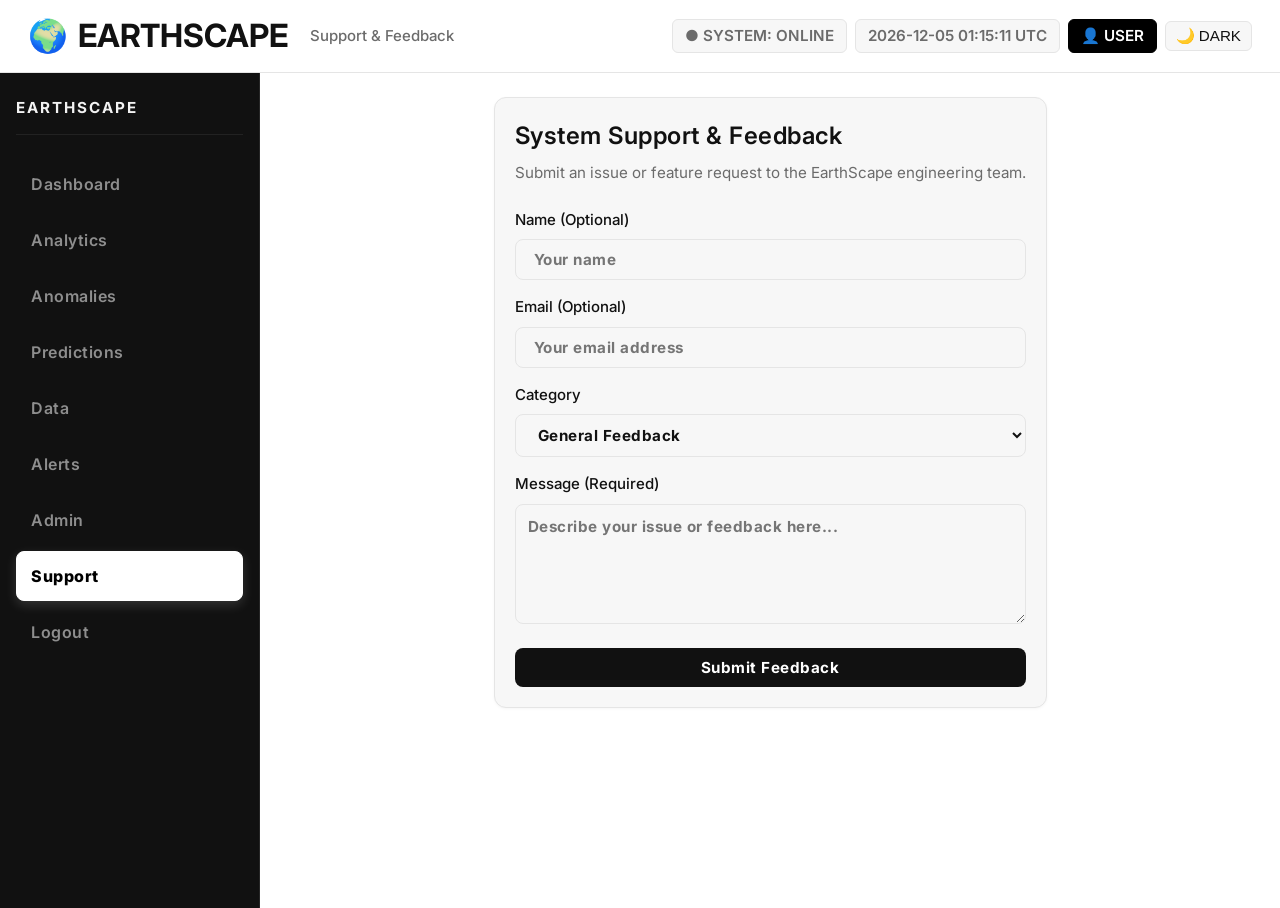
<file: templates/support.html>
<!DOCTYPE html>
<html lang="en">
<head>
    <meta charset="UTF-8">
    <meta name="viewport" content="width=device-width, initial-scale=1.0">
    <title>EARTHSCAPE // SUPPORT</title>
    <link rel="preconnect" href="https://fonts.googleapis.com">
    <link rel="preconnect" href="https://fonts.gstatic.com" crossorigin>
    <link href="https://fonts.googleapis.com/css2?family=Inter:wght@400;500;600;700;800&display=swap" rel="stylesheet">
    <link rel="stylesheet" href="/static/css/theme.css">
    <script src="/static/js/animations.js" defer></script>
</head>
<body>
    <header class="hud-header">
        <button class="mobile-menu-toggle" onclick="window.EarthScape.toggleMenu()" aria-label="Toggle Menu">☰</button>
        <div class="hud-title">
            <span>🌍</span> EARTHSCAPE <span style="font-size:15px; color:var(--text-secondary); font-weight:500; margin-left:12px; letter-spacing:0px;">Support & Feedback</span>
        </div>
        <div class="hud-chips-container">
            <div class="hud-chip">● SYSTEM: ONLINE</div>
            <div class="hud-chip" id="live-utc-clock">UTC</div>
            <div class="hud-chip chip-dark">👤 USER</div>
            <button class="theme-toggle-btn" id="theme-toggle-btn" onclick="window.toggleTheme()">🌙 DARK</button>
        </div>
    </header>

    <div class="nav-overlay" id="nav-overlay" onclick="window.EarthScape.closeMenu()"></div>
    <div class="app-layout">
        <aside class="nav-rail">
            <div class="rail-header"><span class="rail-label">EARTHSCAPE</span></div>
            <nav class="rail-menu">
                <a href="/" class="nav-item">Dashboard</a>
                <a href="/analytics" class="nav-item">Analytics</a>
                <a href="/anomalies" class="nav-item">Anomalies</a>
                <a href="/predictions" class="nav-item">Predictions</a>
                <a href="/data" class="nav-item">Data</a>
                <a href="/alerts" class="nav-item">Alerts</a>
                <a href="/admin" class="nav-item">Admin</a>
                <a href="/support" class="nav-item active">Support</a>
                <a href="/logout" class="nav-item">Logout</a>
            </nav>
        </aside>

        <main class="main-viewport">
            <div class="cyber-card" style="max-width: 600px; margin: 0 auto;">
                <h2 class="box-title">System Support & Feedback</h2>
                <p class="box-sub">Submit an issue or feature request to the EarthScape engineering team.</p>
                
                <form id="feedback-form" style="margin-top:24px; display:flex; flex-direction:column; gap:16px;">
                    <div id="feedback-success" style="display:none; padding:12px; background:var(--bg-card); border:1px solid #000; color:#111; font-weight:500; border-radius:4px;">
                        Feedback submitted successfully. Thank you!
                    </div>
                    <div id="feedback-error" style="display:none; padding:12px; background:var(--accent-critical-bg); border:1px solid var(--accent-critical-border); color:var(--accent-critical); font-weight:500; border-radius:4px;">
                        Failed to submit feedback.
                    </div>

                    <div style="display:flex; flex-direction:column; gap:8px;">
                        <label for="name" style="font-size:15px; font-weight:500;">Name (Optional)</label>
                        <input type="text" id="name" name="name" class="btn btn-outline" style="text-align:left; cursor:text;" placeholder="Your name">
                    </div>
                    <div style="display:flex; flex-direction:column; gap:8px;">
                        <label for="email" style="font-size:15px; font-weight:500;">Email (Optional)</label>
                        <input type="email" id="email" name="email" class="btn btn-outline" style="text-align:left; cursor:text;" placeholder="Your email address">
                    </div>
                    <div style="display:flex; flex-direction:column; gap:8px;">
                        <label for="category" style="font-size:15px; font-weight:500;">Category</label>
                        <select id="category" name="category" class="btn btn-outline" style="text-align:left;">
                            <option value="General">General Feedback</option>
                            <option value="Bug">Bug Report</option>
                            <option value="Feature">Feature Request</option>
                            <option value="Data">Data Issue</option>
                        </select>
                    </div>
                    <div style="display:flex; flex-direction:column; gap:8px;">
                        <label for="message" style="font-size:15px; font-weight:500;">Message (Required)</label>
                        <textarea id="message" name="message" class="btn btn-outline" style="text-align:left; cursor:text; height:120px; resize:vertical; padding:12px;" required placeholder="Describe your issue or feedback here..."></textarea>
                    </div>
                    
                    <button type="submit" id="submit-btn" class="btn" style="background:#111; color:#fff; border:none; margin-top:8px;">
                        Submit Feedback
                    </button>
                </form>
            </div>
        </main>
    </div>

    <script>
        function updateClock() {
            const el = document.getElementById('live-utc-clock');
            if (el) el.innerText = new Date().toISOString().replace('T', ' ').slice(0, 19) + ' UTC';
        }
        setInterval(updateClock, 1000);
        updateClock();

        document.getElementById('feedback-form').addEventListener('submit', async (e) => {
            e.preventDefault();
            
            const btn = document.getElementById('submit-btn');
            const successEl = document.getElementById('feedback-success');
            const errorEl = document.getElementById('feedback-error');
            
            btn.textContent = 'Submitting...';
            btn.disabled = true;
            successEl.style.display = 'none';
            errorEl.style.display = 'none';

            const payload = {
                name: document.getElementById('name').value,
                email: document.getElementById('email').value,
                category: document.getElementById('category').value,
                message: document.getElementById('message').value
            };

            try {
                const res = await fetch('/api/feedback', {
                    method: 'POST',
                    headers: { 'Content-Type': 'application/json' },
                    body: JSON.stringify(payload)
                });
                const d = await res.json();
                
                if (d.success) {
                    successEl.style.display = 'block';
                    document.getElementById('feedback-form').reset();
                } else {
                    errorEl.textContent = d.error || 'Failed to submit feedback.';
                    errorEl.style.display = 'block';
                }
            } catch (err) {
                console.error(err);
                errorEl.textContent = 'Network error. Please try again.';
                errorEl.style.display = 'block';
            } finally {
                btn.textContent = 'Submit Feedback';
                btn.disabled = false;
            }
        });
    </script>
</body>
</html>
</file>
<file: static/css/theme.css>
/* =========================================================
   EARTHSCAPE CLIMATE AGENCY — MONOCHROME THEME (B&W)
   Professional, Minimalist, Corporate Data Science Design System
   ========================================================= */

:root {
    /* Light Theme (Default) */
    --bg-main: #FFFFFF;
    --bg-surface: #F7F7F7;
    --bg-surface-elevated: #FFFFFF;
    --bg-sidebar: #111111;
    --bg-sidebar-hover: #1E1E1E;
    
    --border-color: #E5E5E5;
    --border-subtle: #EEEEEE;
    --border-sidebar: #262626;
    
    --text-primary: #111111;
    --text-secondary: #6B6B6B;
    --text-muted: #9E9E9E;
    --text-sidebar: #F2F2F2;
    --text-sidebar-muted: #8E8E8E;
    
    --accent-black: #000000;
    --accent-subtle: #2B2B2B;
    --accent-light: #F0F0F0;
    
    /* Rare Alert Exceptions */
    --accent-critical: #EF4444;
    --accent-critical-bg: #FEF2F2;
    --accent-critical-border: #FCA5A5;
    --accent-warning: #F59E0B;
    --accent-warning-bg: #FFFBEB;
    --accent-warning-border: #FCD34D;
    --accent-success: #10B981;
    --accent-success-bg: #ECFDF5;
    --accent-success-border: #6EE7B7;
    
    --shadow-sm: 0 1px 3px rgba(0, 0, 0, 0.04);
    --shadow-md: 0 2px 12px rgba(0, 0, 0, 0.06);
    --shadow-lg: 0 8px 24px rgba(0, 0, 0, 0.08);
    
    --radius-sm: 6px;
    --radius-md: 8px;
    --radius-lg: 12px;
    
    --font-sans: 'Inter', system-ui, -apple-system, sans-serif;
    --font-mono: 'Inter', system-ui, -apple-system, sans-serif;
    --font-heading: 'Inter', system-ui, -apple-system, sans-serif;
}

[data-theme="dark"] {
    --bg-main: #0A0A0A;
    --bg-surface: #141414;
    --bg-surface-elevated: #1A1A1A;
    --bg-sidebar: #050505;
    --bg-sidebar-hover: #171717;
    
    --border-color: #2A2A2A;
    --border-subtle: #1C1C1C;
    --border-sidebar: #2A2A2A;
    
    --text-primary: #F2F2F2;
    --text-secondary: #999999;
    --text-muted: #666666;
    --text-sidebar: #F2F2F2;
    --text-sidebar-muted: #999999;
    
    --accent-black: #FFFFFF;
    --accent-subtle: #D4D4D4;
    --accent-light: #222222;
    
    --accent-critical-bg: #2B1111;
    --accent-critical-border: #7F1D1D;
    
    --shadow-sm: 0 1px 3px rgba(0, 0, 0, 0.3);
    --shadow-md: 0 2px 12px rgba(0, 0, 0, 0.4);
    --shadow-lg: 0 8px 24px rgba(0, 0, 0, 0.6);
}

/* Reset & Base */
*, *::before, *::after {
    box-sizing: border-box;
    margin: 0;
    padding: 0;
}

body {
    font-family: var(--font-sans);
    background-color: var(--bg-main);
    color: var(--text-primary);
    min-height: 100vh;
    overflow-x: hidden;
    line-height: 1.5;
    transition: background-color 0.3s ease, color 0.3s ease;
}

/* Typography */
h1, h2, h3, h4, h5, h6 {
    font-family: var(--font-heading);
    font-weight: 700;
    letter-spacing: 0.5px;
    color: var(--text-primary);
}

.font-mono { font-family: var(--font-mono); }
.font-bold { font-weight: 700; }
.text-muted { color: var(--text-secondary); }
.text-dim { color: var(--text-muted); }

/* APP LAYOUT */
.app-layout {
    display: grid;
    grid-template-columns: 260px 1fr;
    min-height: calc(100vh - 65px);
}

/* TOP HUD HEADER (Clean B&W) */
.hud-header {
    display: flex;
    justify-content: space-between;
    align-items: center;
    background: var(--bg-main);
    border-bottom: 1px solid var(--border-color);
    padding: 12px 28px;
    position: sticky;
    top: 0;
    z-index: 100;
    backdrop-filter: blur(8px);
}

.hud-title {
    font-size: 36px;
    font-weight: 700;
    color: var(--text-primary);
    display: flex;
    align-items: center;
    gap: 10px;
}

.hud-chips-container {
    display: flex;
    gap: 8px;
    align-items: center;
    flex-wrap: wrap;
}

.hud-chip {
    font-family: var(--font-mono);
    font-size: 0.95rem;
    padding: 5px 12px;
    border-radius: var(--radius-sm);
    background: var(--bg-surface);
    border: 1px solid var(--border-color);
    color: var(--text-secondary);
    display: inline-flex;
    align-items: center;
    gap: 6px;
    font-weight: 600;
    transition: all 0.2s ease;
}

.hud-chip.chip-dark {
    background: var(--accent-black);
    color: var(--bg-main);
    border-color: var(--accent-black);
}

.hud-chip.chip-alert {
    background: var(--accent-critical-bg);
    border-color: var(--accent-critical-border);
    color: var(--accent-critical);
}

.theme-toggle-btn {
    background: var(--bg-surface);
    border: 1px solid var(--border-color);
    color: var(--text-primary);
    border-radius: var(--radius-sm);
    padding: 5px 10px;
    font-size: 0.95rem;
    cursor: pointer;
    transition: all 0.2s;
}
.theme-toggle-btn:hover {
    background: var(--border-color);
}

/* NAVIGATION RAIL (Deep Black Sidebar) */
.nav-rail {
    background: var(--bg-sidebar);
    border-right: 1px solid var(--border-sidebar);
    padding: 24px 16px;
    display: flex;
    flex-direction: column;
    position: sticky;
    top: 65px;
    height: calc(100vh - 65px);
    overflow-y: auto;
    z-index: 50;
}

.nav-rail::-webkit-scrollbar {
    width: 4px;
}
.nav-rail::-webkit-scrollbar-thumb {
    background: #333333;
    border-radius: 2px;
}

.rail-header {
    display: flex;
    justify-content: space-between;
    align-items: center;
    margin-bottom: 24px;
    padding-bottom: 14px;
    border-bottom: 1px solid #222222;
}

.rail-label {
    font-family: var(--font-mono);
    font-weight: 700;
    font-size: 0.95rem;
    letter-spacing: 2px;
    color: var(--text-sidebar);
    text-transform: uppercase;
}

.rail-menu {
    display: flex;
    flex-direction: column;
    gap: 6px;
}

.nav-item {
    display: flex;
    align-items: center;
    gap: 12px;
    padding: 12px 14px;
    border-radius: var(--radius-md);
    color: var(--text-sidebar-muted);
    text-decoration: none;
    font-weight: 600;
    font-size: 1rem;
    letter-spacing: 0.5px;
    transition: all 0.2s ease;
    border: 1px solid transparent;
}

.nav-item:hover {
    color: var(--text-sidebar);
    background: var(--bg-sidebar-hover);
    border-color: #333333;
    transform: translateX(4px);
}

.nav-item.active {
    background: #FFFFFF;
    color: #000000;
    font-weight: 800;
    border: 1px solid #FFFFFF;
    box-shadow: 0 4px 12px rgba(255, 255, 255, 0.15);
}

.rail-footer {
    margin-top: auto;
    padding-top: 20px;
    border-top: 1px solid #222222;
    display: flex;
    flex-direction: column;
    gap: 10px;
}

/* MAIN VIEWPORT */
.main-viewport {
    padding: 24px 32px;
    display: flex;
    flex-direction: column;
    gap: 24px;
    background: var(--bg-main);
}

/* CRITICAL ANOMALY BANNER (Clean Monochrome with Subtle Red Indicator) */
.anomaly-banner {
    background: var(--bg-surface);
    border: 1px solid var(--border-color);
    border-left: 4px solid var(--text-primary);
    border-radius: var(--radius-md);
    padding: 16px 24px;
    display: flex;
    justify-content: space-between;
    align-items: center;
    box-shadow: var(--shadow-sm);
    transition: all 0.25s ease;
}

.anomaly-banner.has-critical {
    border-left-color: var(--accent-critical);
    background: var(--accent-critical-bg);
    border-color: var(--accent-critical-border);
}

.anomaly-meta {
    display: flex;
    gap: 12px;
    align-items: center;
    margin-bottom: 6px;
}

.geo-hash {
    font-family: var(--font-mono);
    font-size: 0.95rem;
    color: var(--text-secondary);
}

.anomaly-title {
    font-size: 1.3rem;
    font-weight: 700;
    color: var(--text-primary);
}

.anomaly-desc {
    font-size: 0.95rem;
    color: var(--text-secondary);
    margin-top: 4px;
}

.anomaly-actions {
    display: flex;
    gap: 10px;
}

/* KPI CARDS GRID */
.kpi-grid {
    display: grid;
    grid-template-columns: repeat(4, 1fr);
    gap: 16px;
}

/* CARDS SYSTEM */
.cyber-card, .card {
    background: var(--bg-surface);
    border: 1px solid var(--border-color);
    border-radius: var(--radius-lg);
    padding: 20px;
    position: relative;
    box-shadow: var(--shadow-sm);
    transition: transform 0.25s cubic-bezier(0.16, 1, 0.3, 1), box-shadow 0.25s ease, border-color 0.25s ease;
}

.cyber-card:hover, .card:hover {
    transform: translateY(-2px);
    box-shadow: var(--shadow-md);
    border-color: #CCCCCC;
}

[data-theme="dark"] .cyber-card:hover, [data-theme="dark"] .card:hover {
    border-color: #404040;
}

.card-header-row {
    display: flex;
    justify-content: space-between;
    align-items: center;
    margin-bottom: 8px;
}

.card-label {
    font-family: var(--font-mono);
    font-size: 0.85rem;
    font-weight: 700;
    text-transform: uppercase;
    letter-spacing: 1.2px;
    color: var(--text-secondary);
}

.card-value {
    font-family: var(--font-sans);
    font-size: 36px;
    font-weight: 700;
    color: var(--text-primary);
    margin-top: 4px;
}

.card-subtext {
    font-size: 0.75rem;
    color: var(--text-secondary);
    margin-top: 6px;
    display: flex;
    align-items: center;
    gap: 6px;
}

.box-title {
    font-size: 24px;
    font-weight: 600;
    color: var(--text-primary);
    margin-bottom: 8px;
}

.box-sub {
    font-family: var(--font-mono);
    font-size: 0.95rem;
    color: var(--text-secondary);
    margin-bottom: 16px;
}

/* BUTTONS SYSTEM */
.btn {
    display: inline-flex;
    align-items: center;
    justify-content: center;
    gap: 8px;
    padding: 10px 18px;
    border-radius: var(--radius-md);
    font-family: var(--font-mono);
    font-size: 0.95rem;
    font-weight: 700;
    letter-spacing: 0.5px;
    cursor: pointer;
    border: 1px solid transparent;
    transition: all 0.2s cubic-bezier(0.16, 1, 0.3, 1);
    text-decoration: none;
}

.btn-primary {
    background: var(--accent-black);
    color: var(--bg-main);
    border-color: var(--accent-black);
}
.btn-primary:hover {
    background: var(--accent-subtle);
    transform: scale(1.03);
    box-shadow: var(--shadow-md);
}

.btn-outline {
    background: transparent;
    color: var(--text-primary);
    border-color: var(--border-color);
}
.btn-outline:hover {
    background: var(--bg-surface);
    border-color: var(--text-primary);
    transform: scale(1.03);
}

.btn-critical {
    background: var(--text-primary);
    color: var(--bg-main);
    border-color: var(--text-primary);
}
.btn-critical:hover {
    background: var(--accent-critical);
    border-color: var(--accent-critical);
    color: #FFFFFF;
    transform: scale(1.03);
}

.btn:active {
    transform: scale(0.97) !important;
}

/* BADGES */
.badge {
    display: inline-block;
    padding: 3px 8px;
    border-radius: var(--radius-sm);
    font-family: var(--font-mono);
    font-size: 0.75rem;
    font-weight: 700;
    text-transform: uppercase;
    letter-spacing: 0.8px;
}

.badge-dark {
    background: var(--accent-black);
    color: var(--bg-main);
}
.badge-subtle {
    background: var(--border-color);
    color: var(--text-primary);
}
.badge-alert {
    background: var(--accent-critical-bg);
    color: var(--accent-critical);
    border: 1px solid var(--accent-critical-border);
}

/* TABLES */
.clean-table {
    width: 100%;
    border-collapse: collapse;
    font-size: 0.95rem;
}

.clean-table th {
    background: var(--bg-surface);
    color: var(--text-secondary);
    font-family: var(--font-mono);
    font-size: 0.85rem;
    font-weight: 700;
    letter-spacing: 1px;
    text-align: left;
    padding: 10px 14px;
    border-bottom: 1px solid var(--border-color);
    text-transform: uppercase;
}

.clean-table td {
    padding: 10px 14px;
    border-bottom: 1px solid var(--border-subtle);
    color: var(--text-primary);
    font-family: var(--font-mono);
    font-size: 0.95rem;
}

.clean-table tr:hover td {
    background: rgba(0, 0, 0, 0.02);
}

[data-theme="dark"] .clean-table tr:hover td {
    background: rgba(255, 255, 255, 0.03);
}

/* LIVE EVENT STREAM FEED */
.event-feed-item {
    padding: 12px 16px;
    border-bottom: 1px solid var(--border-subtle);
    background: var(--bg-surface);
    border-radius: var(--radius-sm);
    margin-bottom: 8px;
    transition: all 0.2s ease;
}

.event-feed-item:hover {
    background: var(--bg-surface-elevated);
    border-color: var(--border-color);
    box-shadow: var(--shadow-sm);
}

.ev-header {
    display: flex;
    justify-content: space-between;
    font-size: 0.9rem;
    font-weight: 700;
    margin-bottom: 4px;
    color: var(--text-primary);
}

.ev-time {
    font-family: var(--font-mono);
    font-size: 0.85rem;
    color: var(--text-muted);
}

.ev-title {
    font-size: 1rem;
    font-weight: 600;
    color: var(--text-primary);
}

.ev-meta {
    font-family: var(--font-mono);
    font-size: 0.95rem;
    color: var(--text-secondary);
    margin-top: 2px;
}

/* PROGRESS METERS */
.meter-wrapper {
    margin-bottom: 12px;
}

.meter-info {
    display: flex;
    justify-content: space-between;
    font-family: var(--font-mono);
    font-size: 0.95rem;
    color: var(--text-secondary);
    margin-bottom: 4px;
}

.meter-track {
    background: var(--border-color);
    height: 8px;
    border-radius: 4px;
    overflow: hidden;
}

.meter-fill {
    height: 100%;
    background: var(--text-primary);
    border-radius: 4px;
    transition: width 0.6s ease;
}

/* ACCESSIBILITY: REDUCED MOTION */
@media (prefers-reduced-motion: reduce) {
    *, *::before, *::after {
        animation-duration: 0.01ms !important;
        animation-iteration-count: 1 !important;
        transition-duration: 0.01ms !important;
        scroll-behavior: auto !important;
    }
}

/* RESPONSIVE & ADAPTIVE SYSTEM */

/* Hamburger Button */
.mobile-menu-toggle {
    display: none;
    background: transparent;
    border: none;
    color: var(--text-primary);
    font-size: 24px;
    cursor: pointer;
    padding: 4px;
    margin-right: 12px;
}

/* Sidebar Overlay Backdrop */
.nav-overlay {
    display: none;
    position: fixed;
    top: 0;
    left: 0;
    width: 100vw;
    height: 100vh;
    background: rgba(0,0,0,0.6);
    z-index: 900;
    backdrop-filter: blur(4px);
    opacity: 0;
    transition: opacity 0.3s ease;
}
.nav-overlay.active {
    display: block;
    opacity: 1;
}

/* Fluid Layout & Scaling */
.kpi-grid {
    display: grid;
    grid-template-columns: repeat(auto-fit, minmax(240px, 1fr));
    gap: 16px;
}

.split-row {
    display: grid;
    grid-template-columns: 1fr 1fr;
    gap: 24px;
}

.split-row-2-1 {
    display: grid;
    grid-template-columns: 2fr 1fr;
    gap: 24px;
}

/* Typography Scaling */
.hud-title {
    font-size: clamp(22px, 3.5vw, 32px);
}
.hud-title span:last-child {
    font-size: clamp(12px, 2vw, 15px) !important;
}
.card-value {
    font-size: clamp(28px, 4vw, 36px);
}
.box-title {
    font-size: clamp(20px, 3vw, 24px);
}
.anomaly-title {
    font-size: clamp(1.1rem, 2vw, 1.3rem);
}

/* Desktop Large Tweaks */
@media (min-width: 1440px) {
    .split-row {
        grid-template-columns: repeat(2, 1fr);
    }
}

/* Tablet & Mobile Breakpoints */
@media (max-width: 1024px) {
    .app-layout { 
        grid-template-columns: 1fr; 
    }
    .mobile-menu-toggle {
        display: block;
    }
    
    /* Convert Sidebar to Drawer */
    .nav-rail { 
        position: fixed; 
        top: 0; 
        left: -300px; /* Hide offscreen */
        width: 280px; 
        height: 100vh; 
        z-index: 1000;
        transition: transform 0.3s cubic-bezier(0.4, 0, 0.2, 1);
        box-shadow: var(--shadow-lg);
    }
    .nav-rail.nav-open {
        transform: translateX(300px);
    }
    
    .hud-header {
        padding: 12px 16px;
    }
    .main-viewport {
        padding: 16px;
        gap: 16px;
    }
}

@media (max-width: 768px) {
    .hud-header { 
        flex-direction: column; 
        align-items: flex-start;
        gap: 12px;
    }
    .hud-title {
        width: 100%;
        display: flex;
        align-items: center;
    }
    .hud-chips-container {
        width: 100%;
        overflow-x: auto;
        padding-bottom: 4px;
        flex-wrap: nowrap;
    }
    /* Hide descriptive text on tiny screens */
    .hud-title span:last-child {
        display: none;
    }
    
    .split-row, .split-row-2-1 {
        grid-template-columns: 1fr !important; /* Stack strictly vertically */
    }
    .kpi-grid {
        grid-template-columns: 1fr; /* Stack cards */
    }
    .anomaly-banner {
        flex-direction: column;
        align-items: flex-start;
        gap: 16px;
    }
    .anomaly-actions {
        width: 100%;
    }
    .anomaly-actions .btn {
        flex: 1;
    }
}

/* Fix table overflow on all screens */
.table-responsive-wrapper {
    width: 100%;
    overflow-x: auto;
    -webkit-overflow-scrolling: touch;
}
</file>
